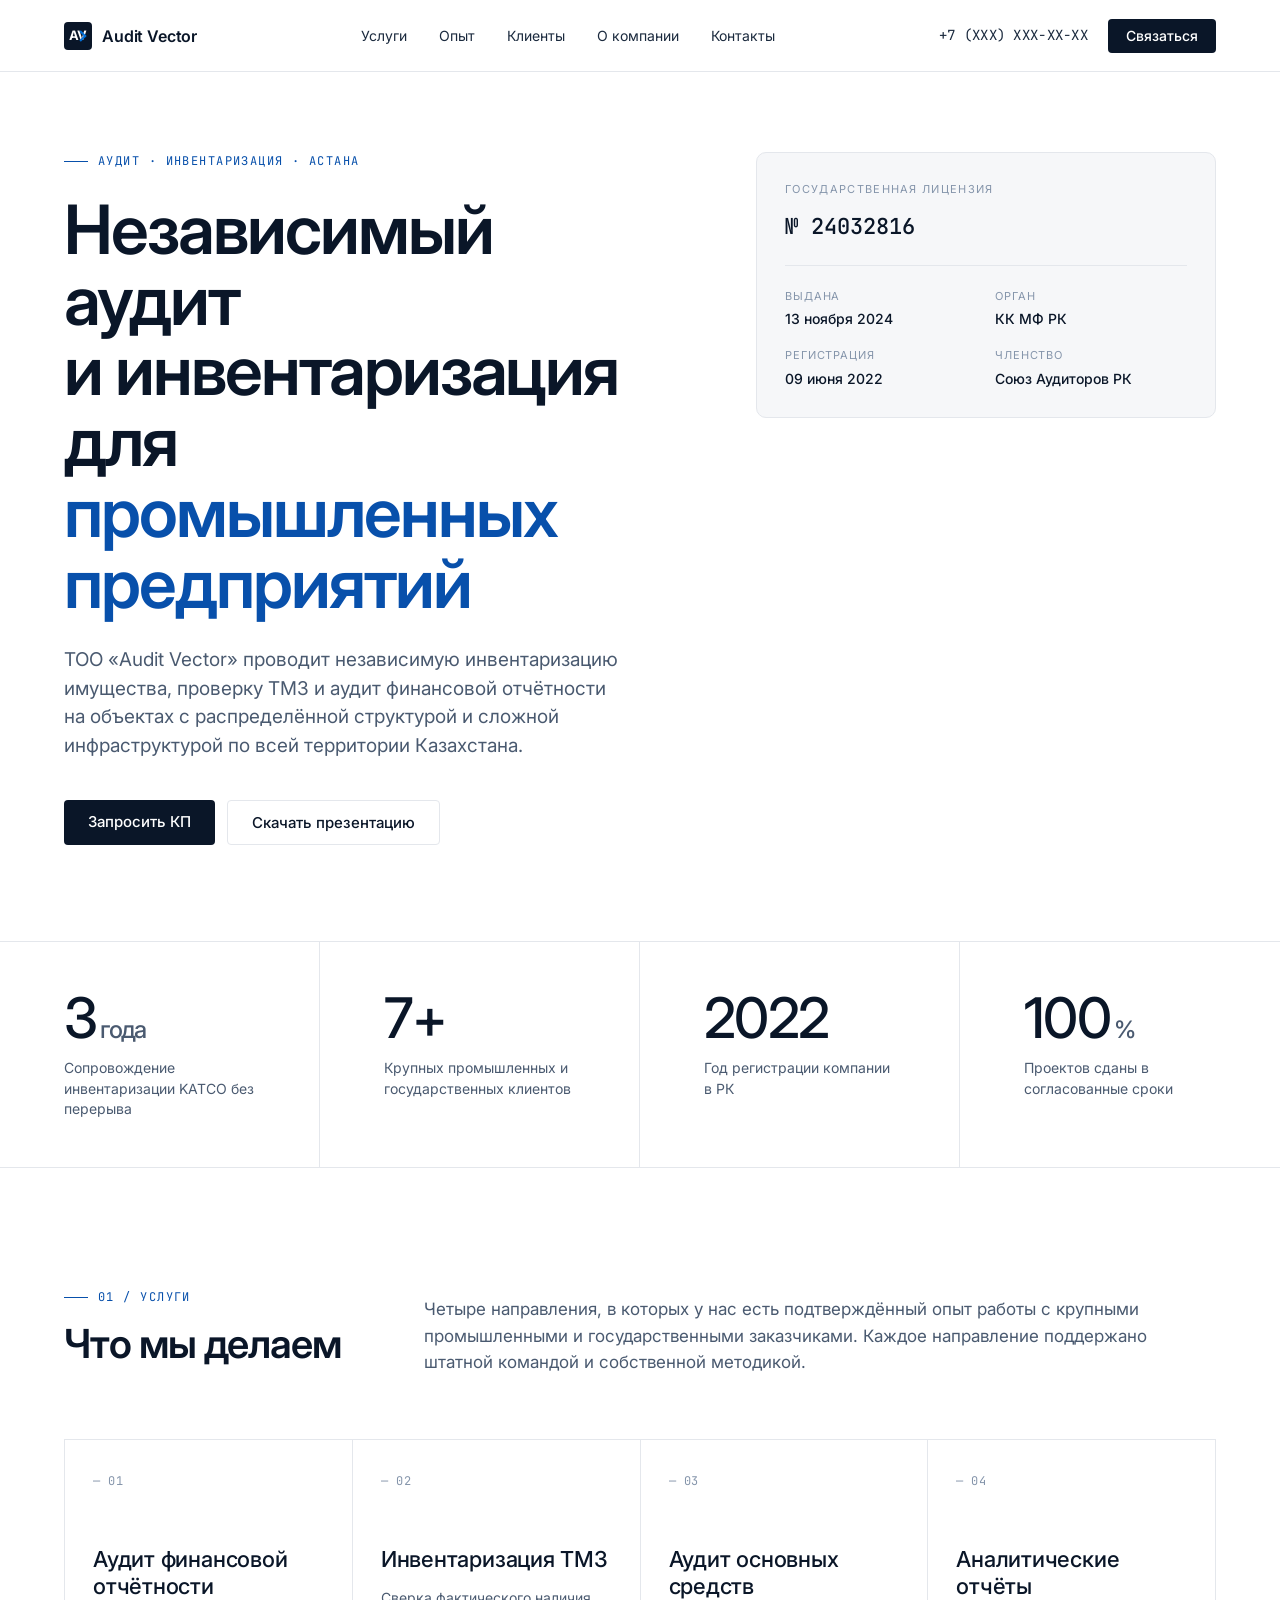
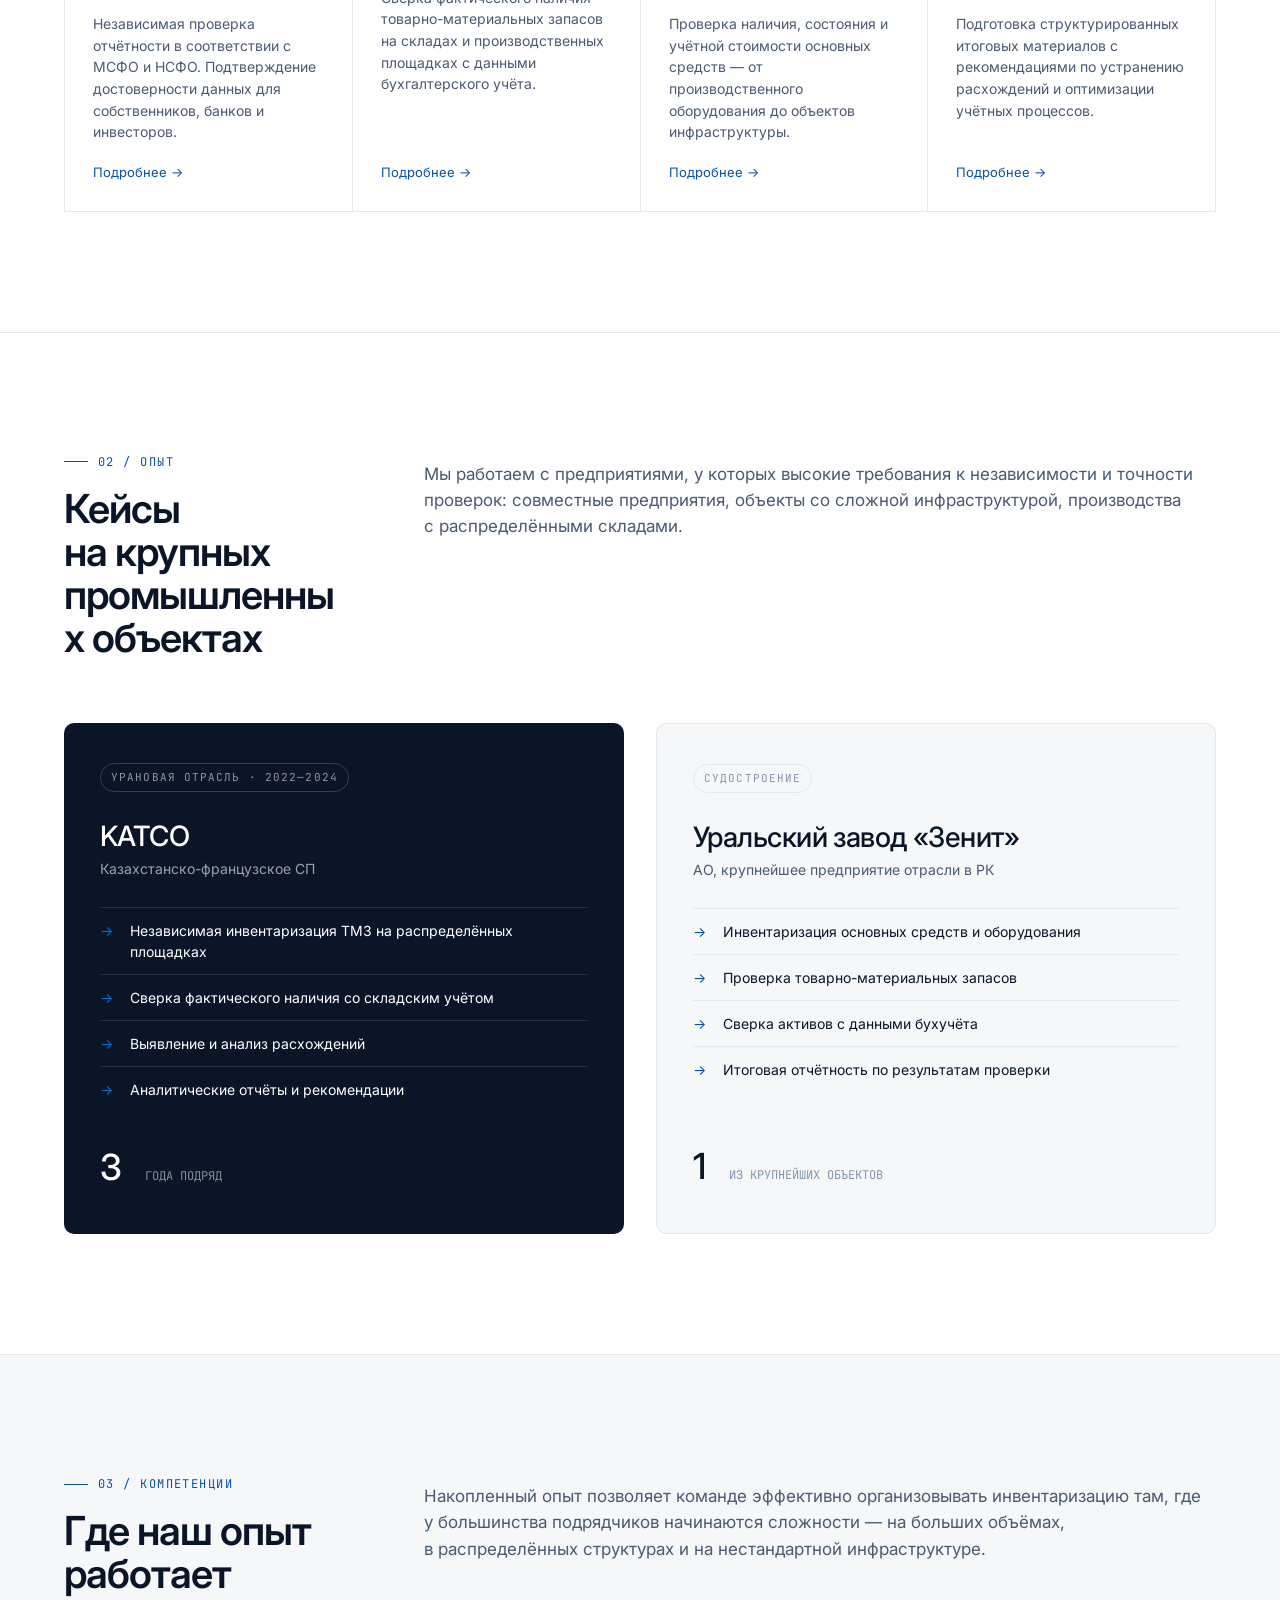
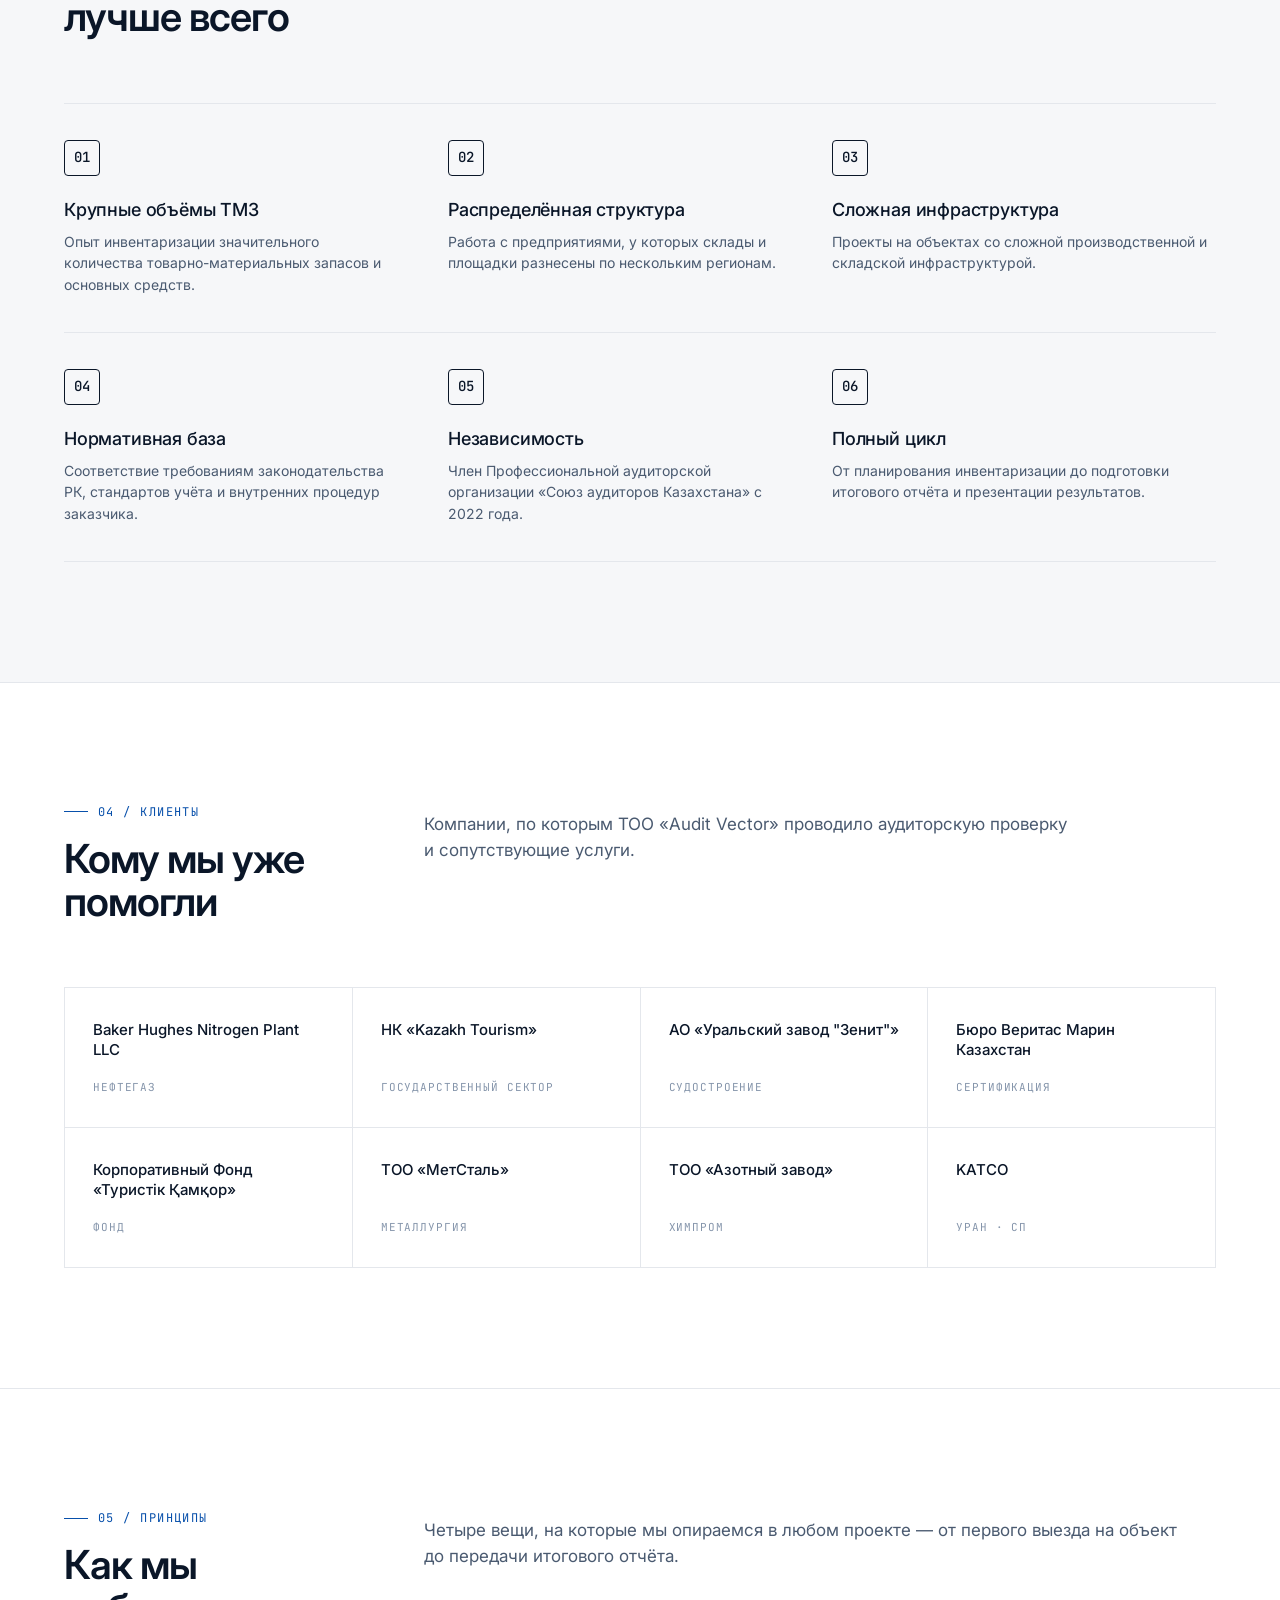
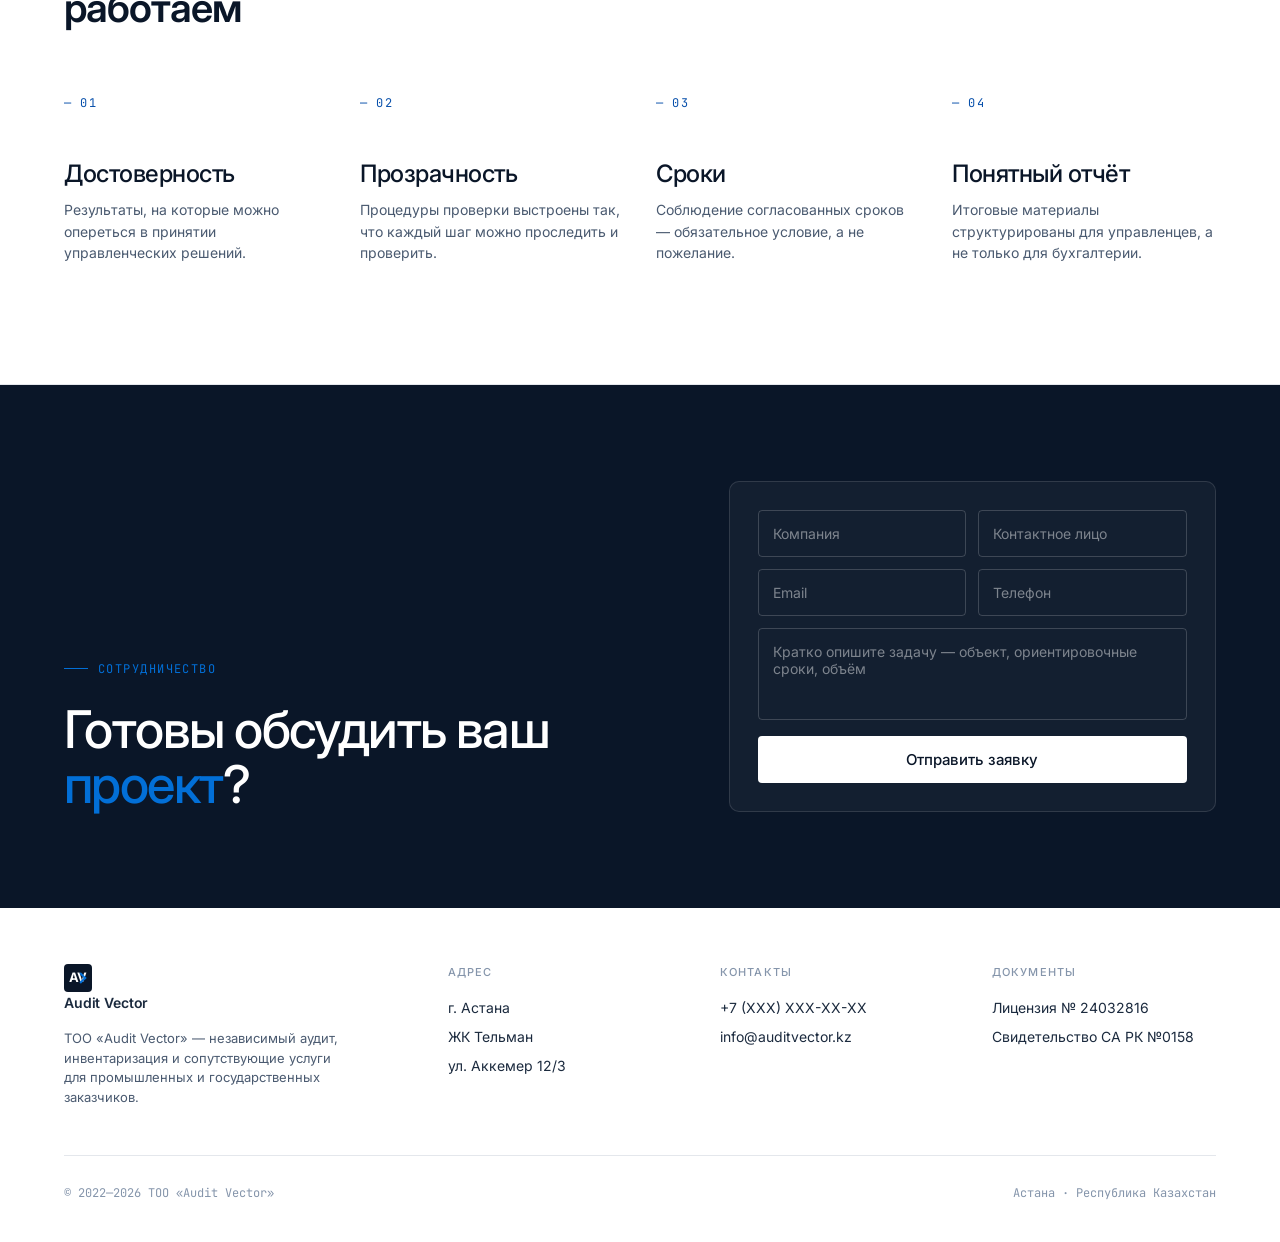
<file: index.html>
<!doctype html>
<html lang="ru">
<head>
<meta charset="utf-8" />
<meta name="viewport" content="width=device-width, initial-scale=1" />
<title>Audit Vector — Независимый аудит и инвентаризация</title>
<meta name="description" content="ТОО «Audit Vector» — независимая инвентаризация имущества, проверка ТМЗ и аудит финансовой отчётности на крупных промышленных объектах в Казахстане." />
<link rel="preconnect" href="https://fonts.googleapis.com">
<link rel="preconnect" href="https://fonts.gstatic.com" crossorigin>
<link rel="stylesheet" href="https://fonts.googleapis.com/css2?family=Inter:wght@400;500;600;700&family=JetBrains+Mono:wght@400;500&display=swap">
<style>
/* ============ TOKENS ============ */
:root {
  --ink:       #0A1628;
  --ink-2:     #1B2A3E;
  --ink-3:     #4A5A70;
  --ink-4:     #8595AB;
  --line:      #E4E7EC;
  --line-2:    #F0F2F5;
  --bg:        #FFFFFF;
  --surface:   #F6F7F9;
  --surface-2: #ECEFF3;
  --brand:     oklch(0.45 0.16 258);
  --brand-2:   oklch(0.55 0.18 255);
  --brand-soft:oklch(0.96 0.02 258);
  --radius:    4px;
  --radius-lg: 10px;
}

/* ============ RESET ============ */
*, *::before, *::after { box-sizing: border-box; margin: 0; padding: 0; }
html { scroll-behavior: smooth; overflow-x: clip; }
body {
  font-family: 'Inter', system-ui, sans-serif;
  font-size: 16px;
  line-height: 1.5;
  color: var(--ink);
  background: var(--bg);
  -webkit-font-smoothing: antialiased;
}
a { color: inherit; text-decoration: none; }
ul { list-style: none; }
button { cursor: pointer; font-family: inherit; }
img { display: block; max-width: 100%; }

.mono {
  font-family: 'JetBrains Mono', ui-monospace, monospace;
  font-feature-settings: "ss01";
  letter-spacing: 0.02em;
}

/* ============ SHARED COMPONENTS ============ */
.eyebrow {
  font-family: 'JetBrains Mono', monospace;
  font-size: 12px;
  color: var(--brand);
  text-transform: uppercase;
  letter-spacing: 0.12em;
  display: flex;
  align-items: center;
  gap: 10px;
}
.eyebrow::before {
  content: "";
  width: 24px;
  height: 1px;
  background: var(--brand);
  flex-shrink: 0;
}

.btn-primary {
  display: inline-block;
  background: var(--ink);
  color: #fff;
  font-family: 'Inter', sans-serif;
  font-size: 14px;
  font-weight: 500;
  padding: 10px 18px;
  border-radius: var(--radius);
  border: none;
  line-height: 1;
  transition: opacity 0.15s;
  text-align: center;
}
.btn-primary:hover { opacity: 0.85; }

.btn-ghost {
  display: inline-block;
  background: transparent;
  color: var(--ink);
  font-family: 'Inter', sans-serif;
  font-size: 14px;
  font-weight: 500;
  padding: 10px 18px;
  border-radius: var(--radius);
  border: 1px solid var(--line);
  line-height: 1;
  transition: border-color 0.15s;
  text-align: center;
}
.btn-ghost:hover { border-color: var(--ink-3); }

.logo {
  display: flex;
  align-items: center;
  gap: 10px;
  font-weight: 600;
  font-size: 16px;
  letter-spacing: -0.01em;
  white-space: nowrap;
  color: var(--ink);
}
.logo .mark {
  width: 28px;
  height: 28px;
  background: var(--ink);
  border-radius: 4px;
  display: grid;
  place-items: center;
  color: #fff;
  font-weight: 700;
  font-size: 13px;
  letter-spacing: -0.04em;
  position: relative;
  flex-shrink: 0;
}
.logo .mark::after {
  content: "";
  position: absolute;
  width: 8px;
  height: 8px;
  border-right: 2px solid var(--brand-2);
  border-top: 2px solid var(--brand-2);
  transform: rotate(45deg) translate(2px, -2px);
}

/* ============ HEADER ============ */
.site-header {
  height: 72px;
  border-bottom: 1px solid var(--line);
  padding: 0 64px;
  display: flex;
  align-items: center;
  justify-content: space-between;
  background: var(--bg);
  position: sticky;
  top: 0;
  z-index: 100;
}
.site-nav {
  display: flex;
  gap: 32px;
  font-size: 14px;
  color: var(--ink-2);
}
.site-nav a:hover { color: var(--brand); }
.header-right {
  display: flex;
  align-items: center;
  gap: 20px;
}
.header-phone {
  font-size: 14px;
  color: var(--ink-2);
  font-variant-numeric: tabular-nums;
  font-family: 'JetBrains Mono', monospace;
}
.mobile-burger {
  display: none;
  width: 36px;
  height: 36px;
  border-radius: var(--radius);
  border: 1px solid var(--line);
  background: var(--bg);
  flex-direction: column;
  align-items: center;
  justify-content: center;
  gap: 4px;
}
.mobile-burger span { display: block; width: 16px; height: 1.5px; background: var(--ink); }

/* ============ HERO ============ */
.hero {
  padding: 80px 64px 96px;
  display: grid;
  grid-template-columns: minmax(0, 1fr) 460px;
  gap: 80px;
  border-bottom: 1px solid var(--line);
}
.hero-eyebrow { margin-bottom: 24px; }
.hero h1 {
  font-size: 68px;
  line-height: 1.04;
  letter-spacing: -0.03em;
  font-weight: 600;
  margin-bottom: 28px;
  text-wrap: balance;
}
.hero h1 em { font-style: normal; color: var(--brand); }
.hero .lead {
  font-size: 19px;
  line-height: 1.5;
  color: var(--ink-3);
  max-width: 580px;
  margin-bottom: 40px;
}
.hero-ctas { display: flex; gap: 12px; }
.hero-ctas .btn-primary,
.hero-ctas .btn-ghost { padding: 14px 24px; font-size: 15px; }

/* License card */
.lic-card {
  border: 1px solid var(--line);
  border-radius: var(--radius-lg);
  padding: 28px;
  background: var(--surface);
  align-self: start;
}
.lic-card .lbl {
  font-size: 11px;
  color: var(--ink-4);
  text-transform: uppercase;
  letter-spacing: 0.12em;
  margin-bottom: 12px;
}
.lic-card .num {
  font-family: 'JetBrains Mono', monospace;
  font-size: 22px;
  font-weight: 500;
}
.lic-rows {
  display: grid;
  grid-template-columns: 1fr 1fr;
  gap: 18px;
  margin-top: 22px;
  padding-top: 22px;
  border-top: 1px solid var(--line);
}
.lic-rows .k { font-size: 11px; color: var(--ink-4); text-transform: uppercase; letter-spacing: 0.08em; margin-bottom: 4px; }
.lic-rows .v { font-size: 14px; color: var(--ink); font-weight: 500; }

/* Stats strip — sits BELOW the hero */
.hero-stats {
  display: grid;
  grid-template-columns: repeat(4, 1fr);
  border-bottom: 1px solid var(--line);
}
.stat {
  padding: 48px 64px 48px 0;
  border-right: 1px solid var(--line);
  margin-left: 64px;
}
.stat:last-child { border-right: none; }
.stat .n { font-size: 56px; font-weight: 500; letter-spacing: -0.03em; line-height: 1; }
.stat .n .unit { font-size: 24px; color: var(--ink-3); margin-left: 4px; }
.stat .lbl { margin-top: 12px; font-size: 14px; color: var(--ink-3); max-width: 220px; line-height: 1.45; }

/* ============ SECTION BASE ============ */
.section {
  padding: 120px 64px;
  border-bottom: 1px solid var(--line);
}
.section-head {
  display: grid;
  grid-template-columns: 280px minmax(0, 1fr);
  gap: 80px;
  margin-bottom: 64px;
}
.section-head .eyebrow { margin-bottom: 16px; }
.section-head h2 {
  font-size: 40px;
  line-height: 1.08;
  letter-spacing: -0.025em;
  font-weight: 600;
  overflow-wrap: break-word;
}
.section-head .desc {
  font-size: 17px;
  color: var(--ink-3);
  line-height: 1.55;
  padding-top: 8px;
}

/* ============ SERVICES ============ */
.services-grid {
  display: grid;
  grid-template-columns: repeat(4, 1fr);
  border-top: 1px solid var(--line);
  border-left: 1px solid var(--line);
}
.service-card {
  padding: 32px 28px 28px;
  border-right: 1px solid var(--line);
  border-bottom: 1px solid var(--line);
  display: flex;
  flex-direction: column;
  min-height: 280px;
}
.service-card .num {
  font-family: 'JetBrains Mono', monospace;
  font-size: 12px;
  color: var(--ink-4);
  letter-spacing: 0.05em;
}
.service-card .service-body { flex: 1; display: flex; flex-direction: column; }
.service-card h3 {
  font-size: 22px;
  font-weight: 500;
  letter-spacing: -0.01em;
  margin: 56px 0 14px;
  line-height: 1.2;
}
.service-card p { font-size: 14px; color: var(--ink-3); line-height: 1.55; flex: 1; }
.service-card .more {
  margin-top: 20px;
  font-size: 13px;
  color: var(--brand);
  display: flex;
  align-items: center;
  gap: 6px;
}

/* ============ CASES ============ */
.cases-grid { display: grid; grid-template-columns: 1fr 1fr; gap: 32px; }
.case-card {
  background: var(--ink);
  color: #fff;
  border-radius: var(--radius-lg);
  padding: 40px 36px;
  display: flex;
  flex-direction: column;
  min-height: 380px;
}
.case-card.light { background: var(--surface); color: var(--ink); border: 1px solid var(--line); }
.case-card .tag {
  font-family: 'JetBrains Mono', monospace;
  font-size: 11px;
  letter-spacing: 0.1em;
  text-transform: uppercase;
  color: rgba(255,255,255,0.55);
  border: 1px solid rgba(255,255,255,0.18);
  padding: 5px 10px;
  border-radius: 999px;
  align-self: flex-start;
}
.case-card.light .tag { color: var(--ink-4); border-color: var(--line); }
.case-card h3 { font-size: 28px; font-weight: 500; letter-spacing: -0.02em; margin: 28px 0 6px; line-height: 1.15; }
.case-card .sub { font-size: 14px; color: rgba(255,255,255,0.6); margin-bottom: 28px; }
.case-card.light .sub { color: var(--ink-3); }
.case-card li {
  font-size: 14px; line-height: 1.5; padding: 12px 0;
  border-top: 1px solid rgba(255,255,255,0.1);
  display: grid; grid-template-columns: 22px 1fr; gap: 8px;
}
.case-card.light li { border-top-color: var(--line); }
.case-card li::before { content: "→"; color: var(--brand-2); font-size: 14px; }
.case-card.light li::before { color: var(--brand); }
.case-card .meta {
  margin-top: auto; padding-top: 28px;
  display: flex; align-items: baseline; gap: 24px;
  font-family: 'JetBrains Mono', monospace; font-size: 12px;
  color: rgba(255,255,255,0.5);
}
.case-card.light .meta { color: var(--ink-4); }
.case-card .meta .big {
  font-family: 'Inter', sans-serif; font-size: 36px; font-weight: 500;
  color: #fff; letter-spacing: -0.02em;
}
.case-card.light .meta .big { color: var(--ink); }

/* ============ COMPETENCIES ============ */
.comp-section { background: var(--surface); }
.comp-grid { display: grid; grid-template-columns: repeat(3, 1fr); border-top: 1px solid var(--line); }
.comp-item { padding: 36px 48px 36px 0; border-bottom: 1px solid var(--line); }
.comp-item:nth-child(3n) { padding-right: 0; }
.comp-item .ico {
  width: 36px; height: 36px; border: 1px solid var(--ink); border-radius: 4px;
  display: grid; place-items: center; margin-bottom: 20px;
  font-family: 'JetBrains Mono', monospace; font-size: 14px; font-weight: 500;
}
.comp-item h4 { font-size: 18px; font-weight: 500; margin-bottom: 8px; letter-spacing: -0.01em; }
.comp-item p { font-size: 14px; color: var(--ink-3); line-height: 1.55; }

/* ============ CLIENTS ============ */
.clients-grid {
  display: grid; grid-template-columns: repeat(4, 1fr);
  border-top: 1px solid var(--line); border-left: 1px solid var(--line);
}
.client-cell {
  padding: 32px 28px;
  border-right: 1px solid var(--line); border-bottom: 1px solid var(--line);
  min-height: 140px; display: flex; flex-direction: column; justify-content: space-between;
}
.client-cell .name { font-size: 15px; font-weight: 500; line-height: 1.35; color: var(--ink); }
.client-cell .ind {
  font-family: 'JetBrains Mono', monospace; font-size: 11px;
  color: var(--ink-4); text-transform: uppercase; letter-spacing: 0.08em; margin-top: 12px;
}

/* ============ PRINCIPLES ============ */
.princ-grid { display: grid; grid-template-columns: repeat(4, 1fr); gap: 32px; }
.princ-item .num { font-family: 'JetBrains Mono', monospace; font-size: 12px; color: var(--brand); letter-spacing: 0.1em; }
.princ-item h4 { font-size: 24px; font-weight: 500; letter-spacing: -0.02em; margin: 48px 0 12px; line-height: 1.15; }
.princ-item p { font-size: 14px; color: var(--ink-3); line-height: 1.55; }

/* ============ CTA ============ */
.cta-section { background: var(--ink); color: #fff; padding: 96px 64px; }
.cta-inner { display: grid; grid-template-columns: minmax(0, 1.2fr) minmax(0, 1fr); gap: 80px; align-items: end; }
.cta-section .eyebrow { color: var(--brand-2); }
.cta-section .eyebrow::before { background: var(--brand-2); }
.cta-inner h2 {
  font-size: 52px; line-height: 1.06; letter-spacing: -0.03em;
  font-weight: 500; margin-top: 24px; overflow-wrap: break-word;
}
.cta-inner h2 em { font-style: normal; color: var(--brand-2); }
.cta-form {
  background: rgba(255,255,255,0.04);
  border: 1px solid rgba(255,255,255,0.12);
  border-radius: var(--radius-lg); padding: 28px;
}
.cta-form .row { display: grid; grid-template-columns: 1fr 1fr; gap: 12px; margin-bottom: 12px; }
.cta-form input, .cta-form textarea {
  width: 100%; background: transparent;
  border: 1px solid rgba(255,255,255,0.18);
  color: #fff; font-family: 'Inter', sans-serif; font-size: 14px;
  padding: 14px; border-radius: var(--radius); outline: none; transition: border-color 0.15s;
}
.cta-form input:focus, .cta-form textarea:focus { border-color: rgba(255,255,255,0.4); }
.cta-form input::placeholder, .cta-form textarea::placeholder { color: rgba(255,255,255,0.45); }
.cta-form textarea { resize: none; height: 92px; margin-bottom: 16px; display: block; }
.cta-form button {
  width: 100%; background: #fff; color: var(--ink);
  font-family: 'Inter', sans-serif; font-size: 15px; font-weight: 500;
  padding: 14px; border-radius: var(--radius); border: none; transition: opacity 0.15s;
}
.cta-form button:hover { opacity: 0.9; }

/* ============ FOOTER ============ */
.site-footer { padding: 56px 64px 40px; background: var(--bg); }
.footer-top {
  display: grid; grid-template-columns: 1.5fr 1fr 1fr 1fr;
  gap: 48px; padding-bottom: 40px; border-bottom: 1px solid var(--line);
}
.footer-col h5 {
  font-size: 11px; text-transform: uppercase; letter-spacing: 0.1em;
  color: var(--ink-4); font-weight: 500; margin-bottom: 16px;
}
.footer-col p, .footer-col a, .footer-col span {
  display: block; font-size: 14px; color: var(--ink-2); margin-bottom: 8px;
}
.footer-col a:hover { color: var(--brand); }
.footer-col .tagline { margin-top: 16px; color: var(--ink-3); font-size: 13px; max-width: 320px; line-height: 1.5; }
.footer-bot {
  padding-top: 28px; display: flex; justify-content: space-between;
  font-size: 12px; color: var(--ink-4); font-family: 'JetBrains Mono', monospace;
}

/* ============ NAV DRAWER ============ */
.nav-drawer { display: none; position: fixed; inset: 0; z-index: 200; }
.nav-drawer.open { display: block; }
.nav-drawer-backdrop { position: absolute; inset: 0; background: rgba(10,22,40,0.5); }
.nav-drawer-panel {
  position: absolute; top: 0; right: 0; bottom: 0; width: 280px;
  background: var(--bg); padding: 24px 20px;
  display: flex; flex-direction: column; gap: 0;
}
.nav-drawer-close {
  align-self: flex-end; width: 36px; height: 36px; border-radius: var(--radius);
  border: 1px solid var(--line); background: var(--bg);
  font-size: 18px; color: var(--ink); display: grid; place-items: center; margin-bottom: 16px;
}
.nav-drawer-panel a {
  font-size: 18px; font-weight: 500; color: var(--ink);
  padding: 14px 0; border-bottom: 1px solid var(--line-2);
}
.nav-drawer-panel a:last-of-type { border-bottom: none; }
.nav-drawer-panel a:hover { color: var(--brand); }

/* ============ TABLET ============ */
@media (max-width: 1024px) {
  .site-header { padding: 0 32px; }
  .site-nav { gap: 20px; }

  .hero { padding: 60px 32px 72px; gap: 48px; }
  .hero h1 { font-size: 52px; }

  .hero-stats .stat { margin-left: 32px; padding: 40px 32px 40px 0; }

  .section { padding: 80px 32px; }
  .section-head { grid-template-columns: 220px minmax(0,1fr); gap: 48px; }

  .services-grid { grid-template-columns: repeat(2, 1fr); }
  .princ-grid { grid-template-columns: repeat(2, 1fr); }
  .footer-top { grid-template-columns: 1fr 1fr; }
  .site-footer { padding: 40px 32px; }
  .cta-section { padding: 72px 32px; }
}

/* ============ MOBILE ============ */
@media (max-width: 768px) {
  /* Header */
  .site-header { height: 56px; padding: 0 20px; }
  .site-nav, .header-phone, .header-cta { display: none; }
  .mobile-burger { display: flex; }

  /* Hero — single column */
  .hero {
    padding: 32px 20px 40px;
    grid-template-columns: 1fr;
    gap: 0;
    border-bottom: none;
  }
  .hero h1 { font-size: 34px; line-height: 1.08; letter-spacing: -0.025em; margin: 16px 0; }
  .hero .lead { font-size: 15px; margin-bottom: 24px; }
  .hero-ctas { display: grid; gap: 8px; }
  .hero-ctas .btn-primary,
  .hero-ctas .btn-ghost { padding: 14px 18px; font-size: 15px; width: 100%; }

  /* License card */
  .lic-card { margin-top: 28px; padding: 20px; }
  .lic-card .num { font-size: 18px; }
  .lic-card .lbl { font-size: 10px; }
  .lic-rows { gap: 16px; margin-top: 16px; padding-top: 16px; }
  .lic-rows .k { font-size: 10px; }
  .lic-rows .v { font-size: 13px; }

  /* Stats strip — edge-to-edge 2×2 grid */
  .hero-stats {
    grid-template-columns: 1fr 1fr;
    border-top: 1px solid var(--line);
    border-bottom: 1px solid var(--line);
  }
  .stat {
    margin-left: 0;
    padding: 24px 20px;
    border-right: none;
    border-bottom: 1px solid var(--line);
  }
  .stat:nth-child(odd) { border-right: 1px solid var(--line); }
  .stat:nth-last-child(-n+2) { border-bottom: none; }
  .stat .n { font-size: 36px; }
  .stat .n .unit { font-size: 16px; }
  .stat .lbl { font-size: 12px; margin-top: 8px; max-width: none; }

  /* Prevent all children from blowing out grid tracks */
  .hero-stats > *,
  .services-grid > *, .cases-grid > *, .comp-grid > *,
  .clients-grid > *, .princ-grid > * { min-width: 0; }

  /* Eyebrow — reduce spacing so long text fits small screens */
  .eyebrow { letter-spacing: 0.06em; font-size: 10px; }

  /* Sections */
  .section { padding: 56px 20px; }
  .section-head { grid-template-columns: 1fr; gap: 12px; margin-bottom: 28px; }
  .section-head h2 { font-size: 28px; overflow-wrap: break-word; }
  .section-head .desc { font-size: 14px; padding-top: 0; }

  /* Services — list style */
  .services-grid {
    grid-template-columns: 1fr;
    border-left: none;
    border-top: 1px solid var(--line);
  }
  .service-card {
    display: grid;
    grid-template-columns: 30px minmax(0, 1fr) 18px;
    gap: 12px;
    align-items: start;
    padding: 20px 0;
    border-right: none;
    border-top: none;
    border-bottom: 1px solid var(--line);
    min-height: 0;
  }
  .service-card .num { font-size: 11px; padding-top: 3px; }
  .service-card .service-body { flex: none; min-width: 0; }
  .service-card h3 { font-size: 16px; font-weight: 500; margin: 0 0 5px; letter-spacing: -0.01em; overflow-wrap: break-word; }
  .service-card p { font-size: 13px; overflow-wrap: break-word; }
  .service-card .more {
    font-size: 16px; margin-top: 0; color: var(--brand);
    display: flex; align-items: flex-start; padding-top: 3px;
  }

  /* Cases */
  .cases-grid { grid-template-columns: 1fr; gap: 16px; }
  .case-card { padding: 24px 20px; min-height: auto; }
  .case-card .tag {
    font-size: 10px;
    letter-spacing: 0.06em;
    white-space: normal;
    border-radius: var(--radius);
    max-width: 100%;
    word-break: break-word;
  }
  .case-card h3 { font-size: 20px; margin: 16px 0 4px; overflow-wrap: break-word; }
  .case-card .sub { font-size: 13px; margin-bottom: 18px; overflow-wrap: break-word; }
  .case-card li { font-size: 13px; padding: 10px 0; grid-template-columns: 18px minmax(0,1fr); }
  .case-card .meta .big { font-size: 28px; }
  .case-card .meta { font-size: 11px; }

  /* Competencies */
  .comp-grid { grid-template-columns: 1fr; }
  .comp-item {
    padding: 24px 0;
    display: grid;
    grid-template-columns: 40px minmax(0, 1fr);
    gap: 14px;
    align-items: start;
  }
  .comp-item:nth-child(3n) { padding-right: 0; }
  .comp-item .ico { margin-bottom: 0; flex-shrink: 0; }
  .comp-item h4 { font-size: 15px; margin: 2px 0 4px; overflow-wrap: break-word; }
  .comp-item p { font-size: 13px; overflow-wrap: break-word; }

  /* Clients */
  .clients-grid { grid-template-columns: 1fr 1fr; }
  .client-cell { padding: 16px 14px; min-height: 90px; }
  .client-cell .name { font-size: 12px; overflow-wrap: break-word; line-height: 1.4; }
  .client-cell .ind { font-size: 10px; letter-spacing: 0.04em; margin-top: 8px; overflow-wrap: break-word; }

  /* Principles */
  .princ-grid { grid-template-columns: 1fr; gap: 0; }
  .princ-item { padding: 24px 0; border-bottom: 1px solid var(--line); }
  .princ-item:last-child { border-bottom: none; }
  .princ-item h4 { font-size: 20px; margin: 16px 0 6px; overflow-wrap: break-word; }
  .princ-item p { font-size: 13px; overflow-wrap: break-word; }

  /* CTA */
  .cta-section { padding: 56px 20px; }
  .cta-inner { grid-template-columns: 1fr; gap: 28px; align-items: start; }
  .cta-inner h2 { font-size: 28px; margin-top: 12px; overflow-wrap: break-word; }
  .cta-form { padding: 0; background: transparent; border: none; border-radius: 0; }
  .cta-form .row { grid-template-columns: 1fr; gap: 0; margin-bottom: 0; }
  .cta-form input, .cta-form textarea { padding: 13px 14px; margin-bottom: 10px; }
  .cta-form textarea { height: 80px; margin-bottom: 10px; }
  .cta-form button { margin-top: 4px; }

  /* Footer */
  .site-footer { padding: 32px 20px 24px; }
  .footer-top { grid-template-columns: 1fr; gap: 0; padding-bottom: 0; border-bottom: none; }
  .footer-col { padding: 16px 0; border-bottom: 1px solid var(--line); }
  .footer-col:last-child { border-bottom: none; }
  .footer-col h5 { font-size: 10px; margin-bottom: 10px; }
  .footer-col p, .footer-col a, .footer-col span { font-size: 13px; overflow-wrap: break-word; }
  .footer-bot { flex-direction: column; gap: 4px; font-size: 10px; padding-top: 16px; word-break: break-word; }

  /* License card rows — values can break on narrow screens */
  .lic-rows .v { font-size: 12px; overflow-wrap: break-word; }
  .hero h1 { overflow-wrap: break-word; }
}
</style>
</head>
<body>

<!-- NAV DRAWER (MOBILE) -->
<div class="nav-drawer" id="navDrawer" aria-hidden="true">
  <div class="nav-drawer-backdrop" id="drawerBackdrop"></div>
  <nav class="nav-drawer-panel">
    <button class="nav-drawer-close" id="drawerClose" aria-label="Закрыть">✕</button>
    <a href="#services">Услуги</a>
    <a href="#cases">Опыт</a>
    <a href="#clients">Клиенты</a>
    <a href="#about">О компании</a>
    <a href="#contact">Контакты</a>
  </nav>
</div>

<!-- HEADER -->
<header class="site-header">
  <a href="/" class="logo" aria-label="Audit Vector — на главную">
    <div class="mark" aria-hidden="true">AV</div>
    <span>Audit Vector</span>
  </a>
  <nav class="site-nav" aria-label="Основная навигация">
    <a href="#services">Услуги</a>
    <a href="#cases">Опыт</a>
    <a href="#clients">Клиенты</a>
    <a href="#about">О компании</a>
    <a href="#contact">Контакты</a>
  </nav>
  <div class="header-right">
    <span class="header-phone mono">+7 (XXX) XXX-XX-XX</span>
    <a href="#contact" class="btn-primary header-cta">Связаться</a>
    <button class="mobile-burger" id="burgerBtn" aria-label="Открыть меню" aria-expanded="false">
      <span></span><span></span><span></span>
    </button>
  </div>
</header>

<!-- HERO -->
<section class="hero">
  <div class="hero-main">
    <div class="eyebrow hero-eyebrow">Аудит · Инвентаризация · Астана</div>
    <h1>Независимый аудит и&nbsp;инвентаризация для <em>промышленных предприятий</em></h1>
    <p class="lead">ТОО «Audit Vector» проводит независимую инвентаризацию имущества, проверку ТМЗ и&nbsp;аудит финансовой отчётности на&nbsp;объектах с&nbsp;распределённой структурой и&nbsp;сложной инфраструктурой по&nbsp;всей территории Казахстана.</p>
    <div class="hero-ctas">
      <a href="#contact" class="btn-primary">Запросить КП</a>
      <button class="btn-ghost">Скачать презентацию</button>
    </div>
  </div>
  <aside class="lic-card" aria-label="Государственная лицензия">
    <div class="lbl">Государственная лицензия</div>
    <div class="num">№&nbsp;24032816</div>
    <div class="lic-rows">
      <div><div class="k">Выдана</div><div class="v">13 ноября 2024</div></div>
      <div><div class="k">Орган</div><div class="v">КК МФ РК</div></div>
      <div><div class="k">Регистрация</div><div class="v">09 июня 2022</div></div>
      <div><div class="k">Членство</div><div class="v">Союз Аудиторов РК</div></div>
    </div>
  </aside>
</section>

<!-- STATS STRIP -->
<div class="hero-stats">
  <div class="stat">
    <div class="n">3<span class="unit">года</span></div>
    <div class="lbl">Сопровождение инвентаризации KATCO без перерыва</div>
  </div>
  <div class="stat">
    <div class="n">7+</div>
    <div class="lbl">Крупных промышленных и государственных клиентов</div>
  </div>
  <div class="stat">
    <div class="n">2022</div>
    <div class="lbl">Год регистрации компании в РК</div>
  </div>
  <div class="stat">
    <div class="n">100<span class="unit">%</span></div>
    <div class="lbl">Проектов сданы в согласованные сроки</div>
  </div>
</div>

<!-- SERVICES -->
<section class="section" id="services">
  <div class="section-head">
    <div>
      <div class="eyebrow">01 / Услуги</div>
      <h2>Что мы делаем</h2>
    </div>
    <p class="desc">Четыре направления, в&nbsp;которых у&nbsp;нас есть подтверждённый опыт работы с&nbsp;крупными промышленными и&nbsp;государственными заказчиками. Каждое направление поддержано штатной командой и&nbsp;собственной методикой.</p>
  </div>
  <div class="services-grid">
    <div class="service-card">
      <div class="num">— 01</div>
      <div class="service-body">
        <h3>Аудит финансовой отчётности</h3>
        <p>Независимая проверка отчётности в соответствии с МСФО и НСФО. Подтверждение достоверности данных для собственников, банков и инвесторов.</p>
      </div>
      <div class="more">Подробнее →</div>
    </div>
    <div class="service-card">
      <div class="num">— 02</div>
      <div class="service-body">
        <h3>Инвентаризация ТМЗ</h3>
        <p>Сверка фактического наличия товарно-материальных запасов на складах и производственных площадках с данными бухгалтерского учёта.</p>
      </div>
      <div class="more">Подробнее →</div>
    </div>
    <div class="service-card">
      <div class="num">— 03</div>
      <div class="service-body">
        <h3>Аудит основных средств</h3>
        <p>Проверка наличия, состояния и учётной стоимости основных средств — от производственного оборудования до объектов инфраструктуры.</p>
      </div>
      <div class="more">Подробнее →</div>
    </div>
    <div class="service-card">
      <div class="num">— 04</div>
      <div class="service-body">
        <h3>Аналитические отчёты</h3>
        <p>Подготовка структурированных итоговых материалов с рекомендациями по устранению расхождений и оптимизации учётных процессов.</p>
      </div>
      <div class="more">Подробнее →</div>
    </div>
  </div>
</section>

<!-- CASES -->
<section class="section" id="cases">
  <div class="section-head">
    <div>
      <div class="eyebrow">02 / Опыт</div>
      <h2>Кейсы на&nbsp;крупных промышленных объектах</h2>
    </div>
    <p class="desc">Мы работаем с&nbsp;предприятиями, у&nbsp;которых высокие требования к&nbsp;независимости и&nbsp;точности проверок: совместные предприятия, объекты со&nbsp;сложной инфраструктурой, производства с&nbsp;распределёнными складами.</p>
  </div>
  <div class="cases-grid">
    <article class="case-card">
      <span class="tag">Урановая отрасль · 2022—2024</span>
      <h3>KATCO</h3>
      <div class="sub">Казахстанско-французское СП</div>
      <ul>
        <li><span>Независимая инвентаризация ТМЗ на распределённых площадках</span></li>
        <li><span>Сверка фактического наличия со складским учётом</span></li>
        <li><span>Выявление и анализ расхождений</span></li>
        <li><span>Аналитические отчёты и рекомендации</span></li>
      </ul>
      <div class="meta"><span class="big">3</span><span>ГОДА ПОДРЯД</span></div>
    </article>
    <article class="case-card light">
      <span class="tag">Судостроение</span>
      <h3>Уральский завод «Зенит»</h3>
      <div class="sub">АО, крупнейшее предприятие отрасли в РК</div>
      <ul>
        <li><span>Инвентаризация основных средств и оборудования</span></li>
        <li><span>Проверка товарно-материальных запасов</span></li>
        <li><span>Сверка активов с данными бухучёта</span></li>
        <li><span>Итоговая отчётность по результатам проверки</span></li>
      </ul>
      <div class="meta"><span class="big">1</span><span>ИЗ КРУПНЕЙШИХ ОБЪЕКТОВ</span></div>
    </article>
  </div>
</section>

<!-- COMPETENCIES -->
<section class="section comp-section">
  <div class="section-head">
    <div>
      <div class="eyebrow">03 / Компетенции</div>
      <h2>Где наш опыт работает лучше всего</h2>
    </div>
    <p class="desc">Накопленный опыт позволяет команде эффективно организовывать инвентаризацию там, где у&nbsp;большинства подрядчиков начинаются сложности — на&nbsp;больших объёмах, в&nbsp;распределённых структурах и&nbsp;на&nbsp;нестандартной инфраструктуре.</p>
  </div>
  <div class="comp-grid">
    <div class="comp-item">
      <div class="ico" aria-hidden="true">01</div>
      <div><h4>Крупные объёмы ТМЗ</h4><p>Опыт инвентаризации значительного количества товарно-материальных запасов и основных средств.</p></div>
    </div>
    <div class="comp-item">
      <div class="ico" aria-hidden="true">02</div>
      <div><h4>Распределённая структура</h4><p>Работа с предприятиями, у которых склады и площадки разнесены по нескольким регионам.</p></div>
    </div>
    <div class="comp-item">
      <div class="ico" aria-hidden="true">03</div>
      <div><h4>Сложная инфраструктура</h4><p>Проекты на объектах со сложной производственной и складской инфраструктурой.</p></div>
    </div>
    <div class="comp-item">
      <div class="ico" aria-hidden="true">04</div>
      <div><h4>Нормативная база</h4><p>Соответствие требованиям законодательства РК, стандартов учёта и внутренних процедур заказчика.</p></div>
    </div>
    <div class="comp-item">
      <div class="ico" aria-hidden="true">05</div>
      <div><h4>Независимость</h4><p>Член Профессиональной аудиторской организации «Союз аудиторов Казахстана» с 2022 года.</p></div>
    </div>
    <div class="comp-item">
      <div class="ico" aria-hidden="true">06</div>
      <div><h4>Полный цикл</h4><p>От планирования инвентаризации до подготовки итогового отчёта и презентации результатов.</p></div>
    </div>
  </div>
</section>

<!-- CLIENTS -->
<section class="section" id="clients">
  <div class="section-head">
    <div>
      <div class="eyebrow">04 / Клиенты</div>
      <h2>Кому мы&nbsp;уже помогли</h2>
    </div>
    <p class="desc">Компании, по&nbsp;которым ТОО «Audit Vector» проводило аудиторскую проверку и&nbsp;сопутствующие услуги.</p>
  </div>
  <div class="clients-grid">
    <div class="client-cell"><div class="name">Baker Hughes Nitrogen Plant LLC</div><div class="ind">Нефтегаз</div></div>
    <div class="client-cell"><div class="name">НК «Kazakh Tourism»</div><div class="ind">Государственный сектор</div></div>
    <div class="client-cell"><div class="name">АО «Уральский завод "Зенит"»</div><div class="ind">Судостроение</div></div>
    <div class="client-cell"><div class="name">Бюро Веритас Марин Казахстан</div><div class="ind">Сертификация</div></div>
    <div class="client-cell"><div class="name">Корпоративный Фонд «Туристік Қамқор»</div><div class="ind">Фонд</div></div>
    <div class="client-cell"><div class="name">ТОО «МетСталь»</div><div class="ind">Металлургия</div></div>
    <div class="client-cell"><div class="name">ТОО «Азотный завод»</div><div class="ind">Химпром</div></div>
    <div class="client-cell"><div class="name">KATCO</div><div class="ind">Уран · СП</div></div>
  </div>
</section>

<!-- PRINCIPLES -->
<section class="section" id="about">
  <div class="section-head">
    <div>
      <div class="eyebrow">05 / Принципы</div>
      <h2>Как мы работаем</h2>
    </div>
    <p class="desc">Четыре вещи, на&nbsp;которые мы&nbsp;опираемся в&nbsp;любом проекте — от&nbsp;первого выезда на&nbsp;объект до&nbsp;передачи итогового отчёта.</p>
  </div>
  <div class="princ-grid">
    <div class="princ-item">
      <div class="num">— 01</div>
      <h4>Достоверность</h4>
      <p>Результаты, на которые можно опереться в принятии управленческих решений.</p>
    </div>
    <div class="princ-item">
      <div class="num">— 02</div>
      <h4>Прозрачность</h4>
      <p>Процедуры проверки выстроены так, что каждый шаг можно проследить и проверить.</p>
    </div>
    <div class="princ-item">
      <div class="num">— 03</div>
      <h4>Сроки</h4>
      <p>Соблюдение согласованных сроков — обязательное условие, а не пожелание.</p>
    </div>
    <div class="princ-item">
      <div class="num">— 04</div>
      <h4>Понятный отчёт</h4>
      <p>Итоговые материалы структурированы для управленцев, а не только для бухгалтерии.</p>
    </div>
  </div>
</section>

<!-- CTA -->
<section class="cta-section" id="contact">
  <div class="cta-inner">
    <div>
      <div class="eyebrow">Сотрудничество</div>
      <h2>Готовы обсудить ваш <em>проект</em>?</h2>
    </div>
    <form class="cta-form" novalidate>
      <div class="row">
        <input type="text" placeholder="Компания" autocomplete="organization" />
        <input type="text" placeholder="Контактное лицо" autocomplete="name" />
      </div>
      <div class="row">
        <input type="email" placeholder="Email" autocomplete="email" />
        <input type="tel" placeholder="Телефон" autocomplete="tel" />
      </div>
      <textarea placeholder="Кратко опишите задачу — объект, ориентировочные сроки, объём"></textarea>
      <button type="submit">Отправить заявку</button>
    </form>
  </div>
</section>

<!-- FOOTER -->
<footer class="site-footer">
  <div class="footer-top">
    <div class="footer-col">
      <a href="/" class="logo"><div class="mark" aria-hidden="true">AV</div><span>Audit Vector</span></a>
      <p class="tagline">ТОО «Audit Vector» — независимый аудит, инвентаризация и&nbsp;сопутствующие услуги для&nbsp;промышленных и&nbsp;государственных заказчиков.</p>
    </div>
    <div class="footer-col">
      <h5>Адрес</h5>
      <p>г. Астана</p><p>ЖК Тельман</p><p>ул. Аккемер 12/3</p>
    </div>
    <div class="footer-col">
      <h5>Контакты</h5>
      <a href="tel:+7000">+7 (XXX) XXX-XX-XX</a>
      <a href="mailto:info@auditvector.kz">info@auditvector.kz</a>
    </div>
    <div class="footer-col">
      <h5>Документы</h5>
      <span>Лицензия № 24032816</span>
      <span>Свидетельство СА РК №0158</span>
    </div>
  </div>
  <div class="footer-bot">
    <span>© 2022—2026 ТОО «Audit Vector»</span>
    <span>Астана · Республика Казахстан</span>
  </div>
</footer>

<script>
  const drawer = document.getElementById('navDrawer');
  const burger = document.getElementById('burgerBtn');
  const close  = document.getElementById('drawerClose');
  const backdrop = document.getElementById('drawerBackdrop');

  function openDrawer() {
    drawer.classList.add('open');
    drawer.setAttribute('aria-hidden', 'false');
    burger.setAttribute('aria-expanded', 'true');
    document.body.style.overflow = 'hidden';
  }
  function closeDrawer() {
    drawer.classList.remove('open');
    drawer.setAttribute('aria-hidden', 'true');
    burger.setAttribute('aria-expanded', 'false');
    document.body.style.overflow = '';
  }

  burger.addEventListener('click', openDrawer);
  close.addEventListener('click', closeDrawer);
  backdrop.addEventListener('click', closeDrawer);
  drawer.querySelectorAll('a').forEach(a => a.addEventListener('click', closeDrawer));

  document.querySelector('.cta-form').addEventListener('submit', function(e) {
    e.preventDefault();
    const btn = this.querySelector('button[type="submit"]');
    btn.textContent = 'Заявка отправлена ✓';
    btn.disabled = true;
    btn.style.opacity = '0.7';
  });
</script>

</body>
</html>
</file>
